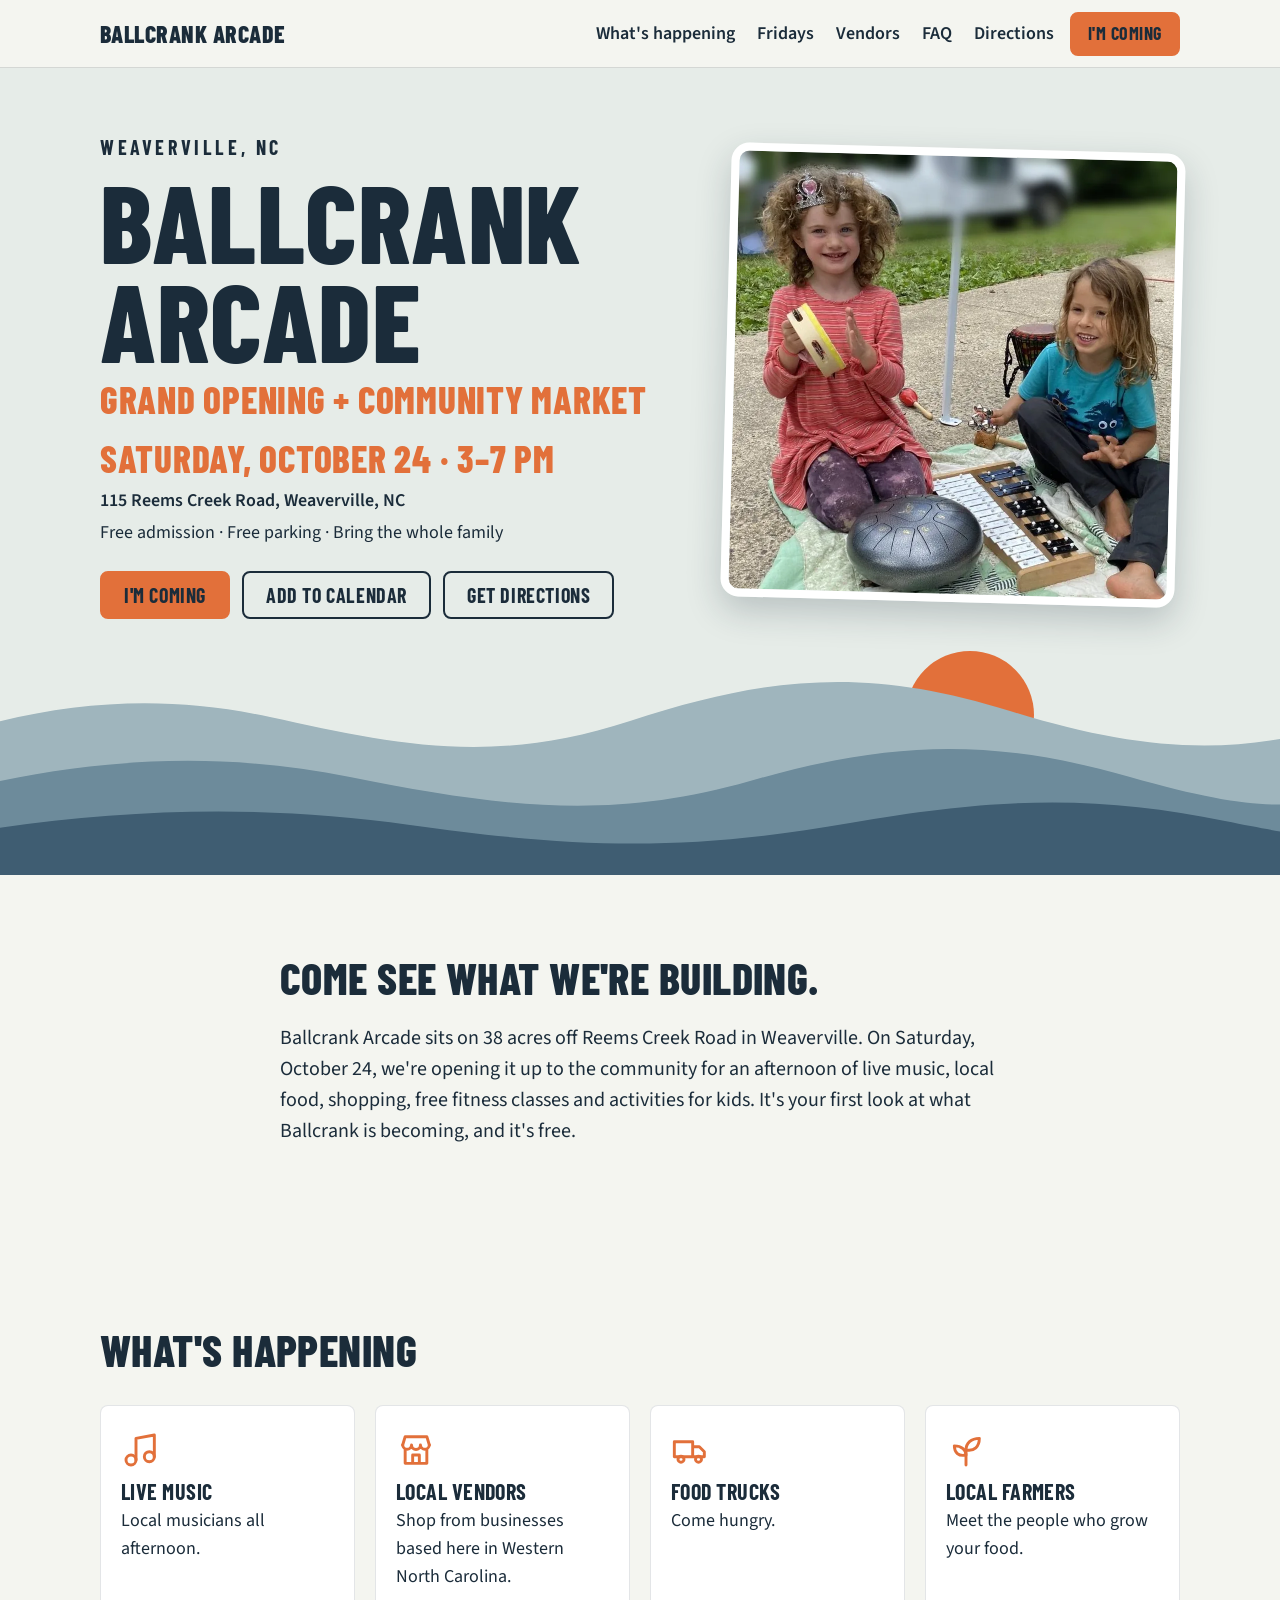
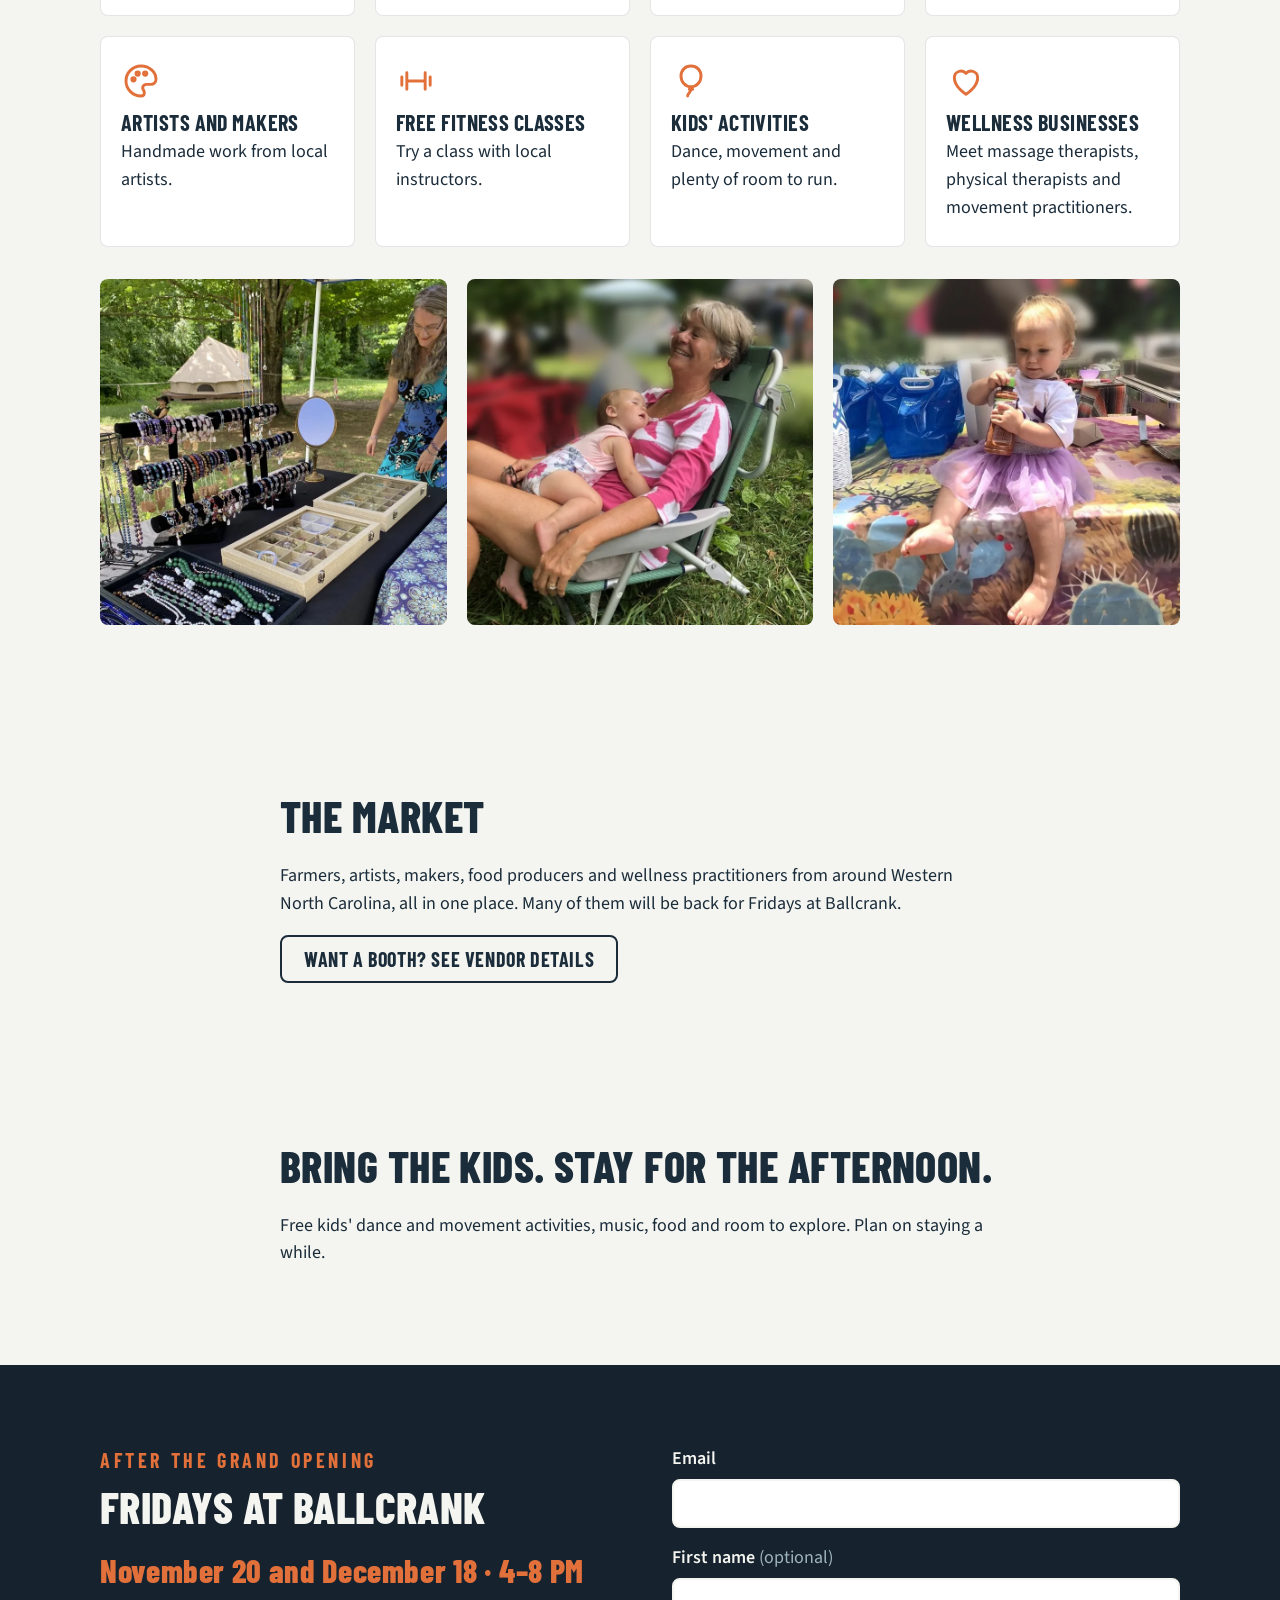
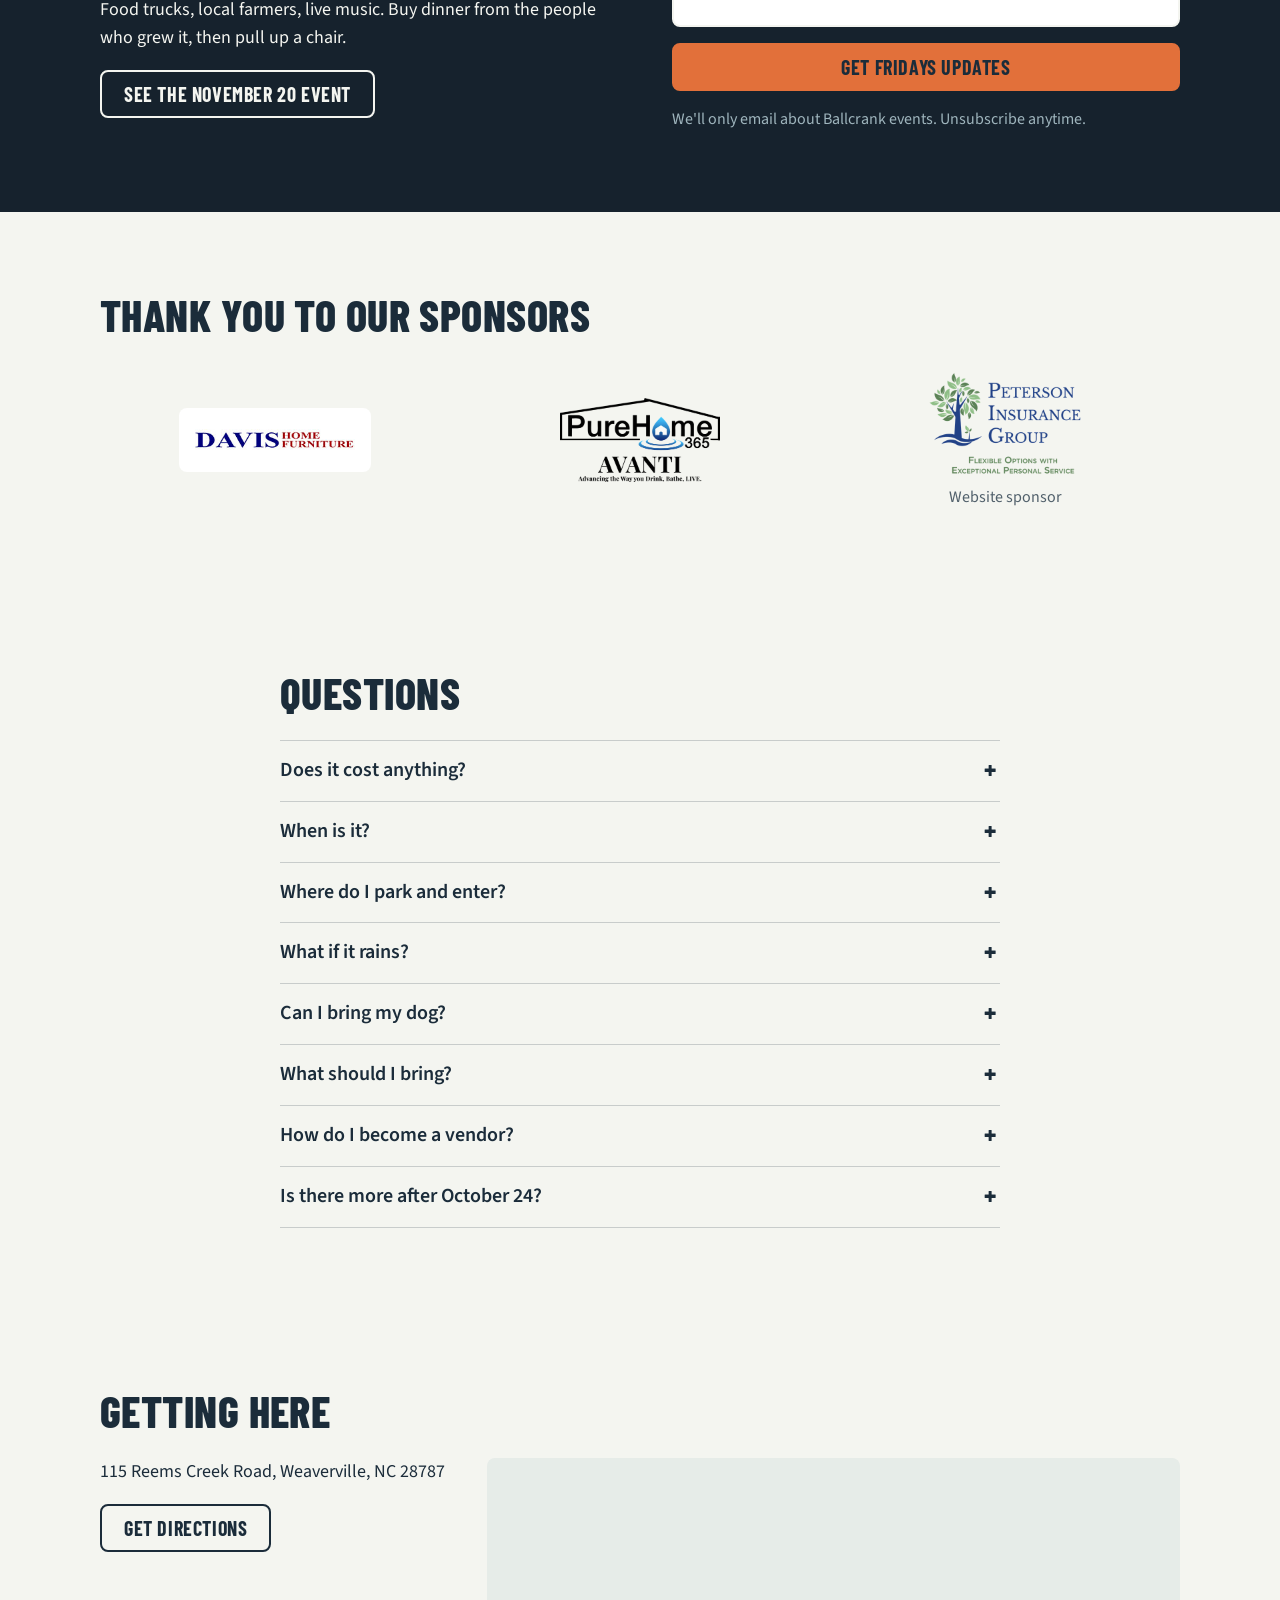
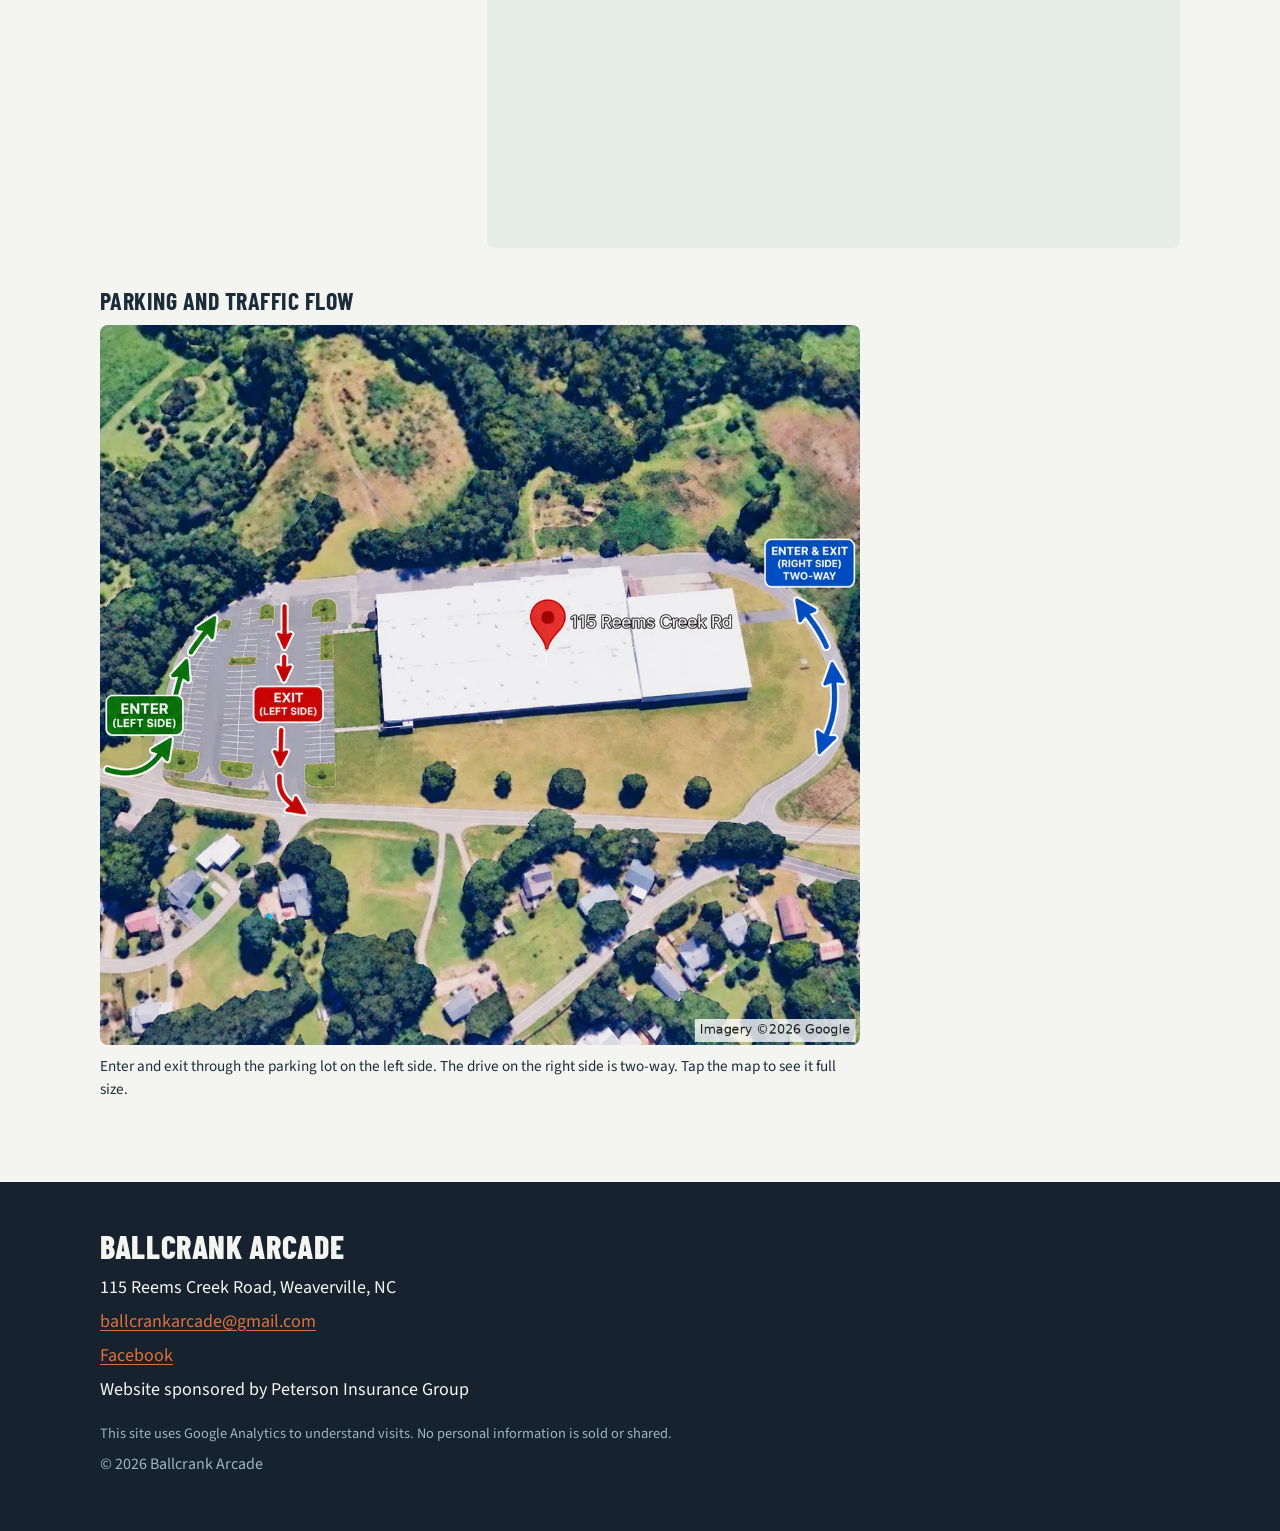
<file: index.html>
<!doctype html>
<html lang="en">
<head>
  <meta charset="utf-8">
  <meta name="viewport" content="width=device-width, initial-scale=1">
  <title>Ballcrank Grand Opening, Oct 24 | Weaverville, NC</title>
  <meta name="description" content="Free Grand Opening + Community Market at Ballcrank Arcade in Weaverville, NC. Saturday, Oct 24, 3–7 PM. Live music, local vendors, food trucks, kids' activities.">
  <link rel="canonical" href="https://ballcrankarcade.com/">
  <meta property="og:type" content="website">
  <meta property="og:site_name" content="Ballcrank Arcade">
  <meta property="og:title" content="Ballcrank Grand Opening, Oct 24 | Weaverville, NC">
  <meta property="og:url" content="https://ballcrankarcade.com/">
  <meta property="og:image" content="https://ballcrankarcade.com/assets/img/share-2026.jpg">
  <meta property="og:image:secure_url" content="https://ballcrankarcade.com/assets/img/share-2026.jpg">
  <meta property="og:image:type" content="image/jpeg">
  <meta property="og:image:alt" content="Ballcrank Arcade Grand Opening + Community Market, Saturday, October 24, 3–7 PM, Weaverville, NC">
  <meta property="og:image:width" content="1200">
  <meta property="og:image:height" content="630">
  <meta property="og:description" content="Free Grand Opening + Community Market at Ballcrank Arcade in Weaverville, NC. Saturday, Oct 24, 3–7 PM. Live music, local vendors, food trucks, kids' activities.">
  <meta name="twitter:description" content="Free Grand Opening + Community Market at Ballcrank Arcade in Weaverville, NC. Saturday, Oct 24, 3–7 PM. Live music, local vendors, food trucks, kids' activities.">
  <meta name="twitter:card" content="summary_large_image">
  <meta name="twitter:title" content="Ballcrank Grand Opening, Oct 24 | Weaverville, NC">
  <meta name="twitter:image" content="https://ballcrankarcade.com/assets/img/share-2026.jpg">
  <link rel="icon" type="image/png" sizes="32x32" href="/favicon-32.png">
  <link rel="apple-touch-icon" sizes="180x180" href="/apple-touch-icon.png">
  <link rel="preconnect" href="https://fonts.googleapis.com">
  <link rel="preconnect" href="https://fonts.gstatic.com" crossorigin>
  <link rel="stylesheet" href="https://fonts.googleapis.com/css2?family=Barlow+Condensed:wght@700;800&amp;family=Source+Sans+3:wght@400;600&amp;display=swap">
  <link rel="stylesheet" href="/assets/css/styles.css">
  <!-- GA4 [PENDING open item 12]: add the gtag snippet here once the property exists. Event hooks are already in main.js. -->
  <!-- Event structured data (Blueprint 4.1). If the Grand Opening time changes, update startDate/endDate in the same edit as the visible text.
       Geo coordinates are from the Google Maps pin for 115 Reems Creek Rd (pulled Sep 30, 2026). FAQPage markup is added only after FAQ answers are final. -->
  <script type="application/ld+json">
{
  "@context": "https://schema.org",
  "@graph": [
    {
      "@type": "Event",
      "name": "Ballcrank Arcade Grand Opening + Community Market",
      "startDate": "2026-10-24T15:00:00-04:00",
      "endDate": "2026-10-24T19:00:00-04:00",
      "eventStatus": "https://schema.org/EventScheduled",
      "eventAttendanceMode": "https://schema.org/OfflineEventAttendanceMode",
      "isAccessibleForFree": true,
      "location": {
        "@type": "Place",
        "name": "Ballcrank Arcade",
        "address": {
          "@type": "PostalAddress",
          "streetAddress": "115 Reems Creek Road",
          "addressLocality": "Weaverville",
          "addressRegion": "NC",
          "postalCode": "28787",
          "addressCountry": "US"
        },
        "geo": {
          "@type": "GeoCoordinates",
          "latitude": 35.6876319,
          "longitude": -82.5606814
        }
      },
      "image": [
        "https://ballcrankarcade.com/assets/img/share-2026.jpg"
      ],
      "organizer": {
        "@type": "Organization",
        "name": "Ballcrank Arcade",
        "url": "https://ballcrankarcade.com/"
      },
      "offers": {
        "@type": "Offer",
        "price": "0",
        "priceCurrency": "USD",
        "availability": "https://schema.org/InStock",
        "url": "https://ballcrankarcade.com/"
      }
    },
    {
      "@type": "Event",
      "name": "Fridays at Ballcrank",
      "startDate": "2026-11-20T16:00:00-05:00",
      "endDate": "2026-11-20T20:00:00-05:00",
      "eventStatus": "https://schema.org/EventScheduled",
      "eventAttendanceMode": "https://schema.org/OfflineEventAttendanceMode",
      "isAccessibleForFree": true,
      "location": {
        "@type": "Place",
        "name": "Ballcrank Arcade",
        "address": {
          "@type": "PostalAddress",
          "streetAddress": "115 Reems Creek Road",
          "addressLocality": "Weaverville",
          "addressRegion": "NC",
          "postalCode": "28787",
          "addressCountry": "US"
        },
        "geo": {
          "@type": "GeoCoordinates",
          "latitude": 35.6876319,
          "longitude": -82.5606814
        }
      },
      "image": [
        "https://ballcrankarcade.com/assets/img/share-2026.jpg"
      ],
      "organizer": {
        "@type": "Organization",
        "name": "Ballcrank Arcade",
        "url": "https://ballcrankarcade.com/"
      },
      "offers": {
        "@type": "Offer",
        "price": "0",
        "priceCurrency": "USD",
        "availability": "https://schema.org/InStock",
        "url": "https://ballcrankarcade.com/#fridays"
      }
    },
    {
      "@type": "Event",
      "name": "Fridays at Ballcrank",
      "startDate": "2026-12-18T16:00:00-05:00",
      "endDate": "2026-12-18T20:00:00-05:00",
      "eventStatus": "https://schema.org/EventScheduled",
      "eventAttendanceMode": "https://schema.org/OfflineEventAttendanceMode",
      "isAccessibleForFree": true,
      "location": {
        "@type": "Place",
        "name": "Ballcrank Arcade",
        "address": {
          "@type": "PostalAddress",
          "streetAddress": "115 Reems Creek Road",
          "addressLocality": "Weaverville",
          "addressRegion": "NC",
          "postalCode": "28787",
          "addressCountry": "US"
        },
        "geo": {
          "@type": "GeoCoordinates",
          "latitude": 35.6876319,
          "longitude": -82.5606814
        }
      },
      "image": [
        "https://ballcrankarcade.com/assets/img/share-2026.jpg"
      ],
      "organizer": {
        "@type": "Organization",
        "name": "Ballcrank Arcade",
        "url": "https://ballcrankarcade.com/"
      },
      "offers": {
        "@type": "Offer",
        "price": "0",
        "priceCurrency": "USD",
        "availability": "https://schema.org/InStock",
        "url": "https://ballcrankarcade.com/#fridays"
      }
    }
  ]
}
  </script>
  <script async src="https://www.googletagmanager.com/gtag/js?id=G-V2STSC6WFT"></script>
  <script src="/assets/js/ga.js"></script>
</head>
<body class="has-bottom-bar">
  <a class="skip-link" href="#main">Skip to content</a>
  <header class="site-header">
    <div class="wrap header-inner">
      <a class="wordmark" href="/">Ballcrank Arcade</a>
      <nav class="site-nav" id="site-nav" aria-label="Main">
        <ul>
          <li><a href="#happening">What's happening</a></li>
          <!-- PENDING schedule: remove the hidden attribute when the schedule is in (Blueprint 3.1) -->
          <li hidden><a href="#schedule">Schedule</a></li>
          <li><a href="#fridays">Fridays</a></li>
          <li><a href="/vendors/">Vendors</a></li>
          <li><a href="#faq">FAQ</a></li>
          <li><a href="#location">Directions</a></li>
        </ul>
      </nav>
      <a class="btn btn-primary header-cta" href="https://www.facebook.com/share/18R9hhrae3/" target="_blank" rel="noopener" data-track="rsvp_click">I'm coming</a>
      <button class="menu-btn" type="button" aria-expanded="false" aria-controls="site-nav">
        <svg viewBox="0 0 24 24" fill="none" stroke="currentColor" stroke-width="2.5" stroke-linecap="round" aria-hidden="true"><path d="M3 6h18M3 12h18M3 18h18"/></svg>
        Menu
      </button>
    </div>
  </header>
  <main id="main">

    <!-- Section A: Hero -->
    <section class="hero" aria-label="Grand Opening + Community Market">
      <div class="wrap hero-grid">
        <div class="hero-text">
        <p class="eyebrow">Weaverville, NC</p>
        <h1><span class="h1-wordmark">Ballcrank Arcade</span> <span class="h1-sub">Grand Opening + Community Market</span></h1>
        <!-- Time confirmed by Mari Sep 30. If it ever changes, change it everywhere in one edit: hero, FAQ, vendors table, meta description, JSON-LD, .ics, Google Calendar link. -->
        <p class="date-line">SATURDAY, OCTOBER 24 · 3–7 PM</p>
        <p class="address">115 Reems Creek Road, Weaverville, NC</p>
        <p class="free-line">Free admission · Free parking · Bring the whole family</p>
        <div class="btn-row">
          <a class="btn btn-primary" href="https://www.facebook.com/share/18R9hhrae3/" target="_blank" rel="noopener" data-track="rsvp_click">I'm coming</a>
          <details class="cal">
            <summary class="btn btn-secondary">Add to calendar</summary>
            <div class="cal-menu">
              <a href="/ballcrank-grand-opening.ics" download data-track="calendar_add">Apple or Outlook (.ics)</a>
              <a href="https://calendar.google.com/calendar/render?action=TEMPLATE&amp;text=Ballcrank+Arcade+Grand+Opening+%2B+Community+Market&amp;dates=20261024T190000Z%2F20261024T230000Z&amp;location=115+Reems+Creek+Road%2C+Weaverville%2C+NC+28787" target="_blank" rel="noopener" data-track="calendar_add">Google Calendar</a>
            </div>
          </details>
          <a class="btn btn-secondary" href="https://www.google.com/maps/dir/?api=1&amp;destination=115+Reems+Creek+Road%2C+Weaverville%2C+NC+28787" target="_blank" rel="noopener" data-track="directions_click">Get directions</a>
        </div>
        </div>
        <picture class="hero-photo">
          <source srcset="/assets/img/hero-music.webp" type="image/webp">
          <img src="/assets/img/hero-music.jpg" alt="Two smiling children sitting on a quilt playing a tambourine, xylophone and drums at an outdoor market" width="768" height="768" fetchpriority="high">
        </picture>
      </div>
      <svg class="mountains" viewBox="0 0 1440 280" preserveAspectRatio="xMidYMax slice" aria-hidden="true" focusable="false">
        <circle cx="1050" cy="120" r="64" fill="#E2703A"/>
        <path fill="#9FB5BD" d="M0 150 C120 108 230 96 350 122 S570 172 710 126 S950 72 1090 116 S1330 162 1440 122 L1440 280 L0 280 Z"/>
        <path fill="#6D8B9B" d="M0 206 C140 166 280 152 430 182 S690 226 830 186 S1070 142 1210 182 S1385 212 1440 192 L1440 280 L0 280 Z"/>
        <path fill="#3F5D72" d="M0 246 C160 216 320 206 490 230 S770 256 930 228 S1185 202 1305 226 S1412 242 1440 234 L1440 280 L0 280 Z"/>
      </svg>
    </section>

    <!-- Section B: Intro -->
    <section class="section intro">
      <div class="wrap narrow">
        <h2>Come see what we're building.</h2>
        <!-- HOLD (open item 3, Oct 5): if pickleball is confirmed, change "live music" to "pickleball, live music". -->
        <p>Ballcrank Arcade sits on 38 acres off Reems Creek Road in Weaverville. On Saturday, October 24, we're opening it up to the community for an afternoon of <span data-hold-swap="pickleball, live music">live music</span>, local food, shopping, free fitness classes and activities for kids. It's your first look at what Ballcrank is becoming, and it's free.</p>
      </div>
    </section>

    <!-- Section C: What's happening -->
    <section class="section" id="happening">
      <div class="wrap">
        <h2>What's happening</h2>
        <ul class="cards">
          <!-- HOLD (open item 3, Oct 5): remove "hidden" and data-hold to switch on; delete this <li> to remove. -->
          <li class="card" data-hold hidden><svg viewBox="0 0 24 24" fill="none" stroke="currentColor" stroke-width="1.75" stroke-linecap="round" stroke-linejoin="round" aria-hidden="true"><rect x="7" y="2.5" width="10" height="12" rx="4"/><path d="M12 14.5V21M10.5 21h3"/><circle cx="12" cy="8.5" r="0.6"/><circle cx="9.8" cy="6.5" r="0.6"/><circle cx="14.2" cy="6.5" r="0.6"/><circle cx="9.8" cy="10.5" r="0.6"/><circle cx="14.2" cy="10.5" r="0.6"/></svg><h3>Pickleball open play + clinics</h3><p>Get on the court, or learn the game from local players.</p></li>
          <li class="card"><svg viewBox="0 0 24 24" fill="none" stroke="currentColor" stroke-width="1.75" stroke-linecap="round" stroke-linejoin="round" aria-hidden="true"><path d="M9 18V5l11-2v13"/><circle cx="6" cy="18" r="3"/><circle cx="17" cy="16" r="3"/></svg><h3>Live music</h3><p>Local musicians all afternoon.</p></li>
          <li class="card"><svg viewBox="0 0 24 24" fill="none" stroke="currentColor" stroke-width="1.75" stroke-linecap="round" stroke-linejoin="round" aria-hidden="true"><path d="M4 9l1.5-5h13L20 9"/><path d="M4 9a2.67 2.67 0 0 0 5.33 0 2.67 2.67 0 0 0 5.34 0A2.67 2.67 0 0 0 20 9"/><path d="M5.5 12v8h13v-8M10 20v-5h4v5"/></svg><h3>Local vendors</h3><p>Shop from businesses based here in Western North Carolina.</p></li>
          <li class="card"><svg viewBox="0 0 24 24" fill="none" stroke="currentColor" stroke-width="1.75" stroke-linecap="round" stroke-linejoin="round" aria-hidden="true"><path d="M2 7h11v9H2zM13 10h4l3 3v3h-7"/><circle cx="6" cy="17.5" r="1.8"/><circle cx="16.5" cy="17.5" r="1.8"/></svg><h3>Food trucks</h3><p>Come hungry.</p></li>
          <li class="card"><svg viewBox="0 0 24 24" fill="none" stroke="currentColor" stroke-width="1.75" stroke-linecap="round" stroke-linejoin="round" aria-hidden="true"><path d="M12 21v-9"/><path d="M12 12c0-4 3-7 8-7 0 5-3 8-8 7z"/><path d="M12 15c0-3-2.5-5.5-7-5.5 0 4 2.5 6.5 7 5.5z"/></svg><h3>Local farmers</h3><p>Meet the people who grow your food.</p></li>
          <li class="card"><svg viewBox="0 0 24 24" fill="none" stroke="currentColor" stroke-width="1.75" stroke-linecap="round" stroke-linejoin="round" aria-hidden="true"><path d="M12 3a9 9 0 1 0 0 18c1.5 0 2-1 2-2 0-1.5-1-1.5-1-3 0-1 1-2 2.5-2H18a3 3 0 0 0 3-3c0-4.5-4-8-9-8z"/><circle cx="7.5" cy="11" r="1"/><circle cx="10" cy="7.5" r="1"/><circle cx="14.5" cy="7.5" r="1"/></svg><h3>Artists and makers</h3><p>Handmade work from local artists.</p></li>
          <li class="card"><svg viewBox="0 0 24 24" fill="none" stroke="currentColor" stroke-width="1.75" stroke-linecap="round" stroke-linejoin="round" aria-hidden="true"><path d="M6.5 7v10M3.5 9.5v5M17.5 7v10M20.5 9.5v5M6.5 12h11"/></svg><h3>Free fitness classes</h3><p>Try a class with local instructors.</p></li>
          <li class="card"><svg viewBox="0 0 24 24" fill="none" stroke="currentColor" stroke-width="1.75" stroke-linecap="round" stroke-linejoin="round" aria-hidden="true"><path d="M12 3c3.5 0 6 2.6 6 6s-2.5 6.5-6 6.5S6 12.4 6 9s2.5-6 6-6z"/><path d="M12 15.5l-1 1.5h2l-1-1.5zM12 17c0 2-2 2-2 4"/></svg><h3>Kids' activities</h3><p>Dance, movement and plenty of room to run.</p></li>
          <li class="card"><svg viewBox="0 0 24 24" fill="none" stroke="currentColor" stroke-width="1.75" stroke-linecap="round" stroke-linejoin="round" aria-hidden="true"><path d="M12 20s-7-4.3-7-10a4 4 0 0 1 7-2.6A4 4 0 0 1 19 10c0 5.700-7 10-7 10z"/></svg><h3>Wellness businesses</h3><p>Meet massage therapists, physical therapists and movement practitioners.</p></li>
          <!-- HOLD (open item 3, Oct 5): remove "hidden" and data-hold to switch on; delete this <li> to remove. -->
          <li class="card" data-hold hidden><svg viewBox="0 0 24 24" fill="none" stroke="currentColor" stroke-width="1.75" stroke-linecap="round" stroke-linejoin="round" aria-hidden="true"><path d="M3 6l6-2 6 2 6-2v14l-6 2-6-2-6 2z"/><path d="M9 4v14M15 6v14"/></svg><h3>Property tours</h3><p>See the 38 acres and hear what's planned.</p></li>
        </ul>

        <!-- Photo strip: three real photos from Ashley's approved set (Oct 2), cropped 1:1. -->
        <div class="photo-strip">
          <picture><source srcset="/assets/img/strip-market.webp" type="image/webp"><img class="photo" src="/assets/img/strip-market.jpg" alt="A vendor arranging handmade bracelets and necklaces on her table at an outdoor market" width="768" height="768" loading="lazy"></picture>
          <picture><source srcset="/assets/img/strip-grandma.webp" type="image/webp"><img class="photo" src="/assets/img/strip-grandma.jpg" alt="A smiling grandmother relaxing in a lawn chair at an outdoor market with her grandbaby asleep on her chest" width="768" height="768" loading="lazy"></picture>
          <picture><source srcset="/assets/img/strip-family.webp" type="image/webp"><img class="photo" src="/assets/img/strip-family.jpg" alt="A toddler in a purple tutu sitting on a vendor's table at an outdoor market" width="768" height="768" loading="lazy"></picture>
        </div>
      </div>
    </section>

    <!-- Section D: Schedule. PENDING (open item 4, due Fri Oct 2). If no schedule by launch, delete this
         section and leave the nav link hidden. When it arrives: fill the <dl>, remove the placeholder,
         and unhide the Schedule nav link on every page. -->
    <section class="section" id="schedule" data-pending hidden>
      <div class="wrap narrow">
        <h2>Schedule for the day</h2>
        <p class="pending pending-block">[PENDING: organizer sends Friday afternoon.]</p>
        <!-- <dl class="schedule-list"><dt>3:00 PM</dt><dd>Activity</dd></dl> -->
      </div>
    </section>

    <!-- Section E: The market -->
    <section class="section">
      <div class="wrap narrow">
        <h2>The market</h2>
        <p>Farmers, artists, makers, food producers and wellness practitioners from around Western North Carolina, all in one place. Many of them will be back for Fridays at Ballcrank.</p>
        <a class="btn btn-secondary" href="/vendors/">Want a booth? See vendor details</a>
      </div>
    </section>

    <!-- Section F: Families -->
    <section class="section">
      <div class="wrap narrow">
        <h2>Bring the kids. Stay for the afternoon.</h2>
        <p>Free kids' dance and movement activities, music, food and room to explore. Plan on staying a while.</p>
      </div>
    </section>

    <!-- Section G: Fridays at Ballcrank -->
    <section class="section dark" id="fridays">
      <div class="wrap fridays-grid">
        <div>
          <p class="eyebrow">After the Grand Opening</p>
          <h2>Fridays at Ballcrank</h2>
          <p class="date-line">November 20 and December 18 · 4–8 PM</p>
          <p>Food trucks, local farmers, live music. Buy dinner from the people who grew it, then pull up a chair.</p>
          <a class="btn btn-secondary" href="https://www.facebook.com/share/1DW5wgNVCo/" target="_blank" rel="noopener">See the November 20 event</a>
        </div>
        <form class="form" name="fridays-updates" method="POST" action="/thanks/" data-netlify="true" netlify-honeypot="bot-field">
          <input type="hidden" name="form-name" value="fridays-updates">
          <p class="hp" aria-hidden="true"><label>Leave this field empty <input name="bot-field" tabindex="-1" autocomplete="off"></label></p>
          <div class="field">
            <label for="email">Email</label>
            <input id="email" name="email" type="email" autocomplete="email" required aria-describedby="email-error">
            <p class="field-error" id="email-error" role="alert" hidden>Enter a valid email address.</p>
          </div>
          <div class="field">
            <label for="first-name">First name <span class="hint">(optional)</span></label>
            <input id="first-name" name="first-name" type="text" autocomplete="given-name">
          </div>
          <button class="btn btn-primary" type="submit">Get Fridays updates</button>
          <p class="form-note">We'll only email about Ballcrank events. Unsubscribe anytime.</p>
        </form>
      </div>
    </section>

    <!-- Section H: Sponsors -->
    <section class="section">
      <div class="wrap">
        <h2>Thank you to our sponsors</h2>
        <ul class="sponsors">
          <!-- PENDING (open item 8): high-res logos for Davis and Pure Home 365. -->
          <li><a class="sponsor-card" href="https://www.davishomefurniture.com/" target="_blank" rel="noopener"><img src="/assets/img/sponsors/davis-home-furniture-logo.jpg" alt="Davis Home Furniture" width="245" height="50" loading="lazy"></a></li>
          <li><a href="https://purehome365.com/locations/asheville" target="_blank" rel="noopener"><img src="/assets/img/sponsors/purehome365-logo.png" alt="Pure Home 365 Avanti" width="480" height="251" loading="lazy"></a></li>
          <li>
            <a href="https://www.petersoninsurance.group/" target="_blank" rel="noopener"><img src="/assets/img/sponsors/peterson-insurance-group-logo.png" alt="Peterson Insurance Group" width="480" height="320" loading="lazy"></a>
            <span class="sponsor-note">Website sponsor</span>
          </li>
        </ul>
      </div>
    </section>

    <!-- Section I: FAQ. FAQPage markup is added only after answers are final (Blueprint 4.1). -->
    <section class="section" id="faq">
      <div class="wrap narrow">
        <h2>Questions</h2>
        <div class="faq">
          <details><summary><h3>Does it cost anything?</h3></summary><div class="answer"><p>No. Admission and parking are free.</p></div></details>
          <details><summary><h3>When is it?</h3></summary><div class="answer"><p>Saturday, October 24, 3–7 PM.</p></div></details>
          <!-- PENDING (open item 5): delete this item if still unanswered at launch. -->
          <details><summary><h3>Where do I park and enter?</h3></summary><div class="answer"><p>Use the parking lot on the left side of the building. See the <a href="#location">parking map under Getting here</a>.</p></div></details>
          <details><summary><h3>What if it rains?</h3></summary><div class="answer"><p>We're on, rain or shine.</p></div></details>
          <details><summary><h3>Can I bring my dog?</h3></summary><div class="answer"><p>Yes. Dogs are welcome on a leash, outside only.</p></div></details>
          <!-- PENDING (open item 5): delete this item if still unanswered at launch. -->
          <details data-pending hidden><summary><h3>Is it accessible?</h3></summary><div class="answer"><p><span class="pending">[PENDING]</span></p></div></details>
          <details><summary><h3>What should I bring?</h3></summary><div class="answer"><p>Bring a refillable water bottle for the Pure Home hydration station, a chair, and a payment method for food and shopping.</p></div></details>
          <details><summary><h3>How do I become a vendor?</h3></summary><div class="answer"><p>Booth details and the application are on the <a href="/vendors/">vendors page</a>.</p></div></details>
          <details><summary><h3>Is there more after October 24?</h3></summary><div class="answer"><p>Yes. Fridays at Ballcrank is November 20 and December 18, 4–8 PM.</p></div></details>
        </div>
      </div>
    </section>

    <!-- Section J: Location -->
    <section class="section" id="location">
      <div class="wrap">
        <h2>Getting here</h2>
        <div class="location-grid">
          <div>
            <p>115 Reems Creek Road, Weaverville, NC 28787</p>
            <!-- PENDING (open item 5): parking note. Delete if unanswered at launch. -->
            <p data-pending hidden><span class="pending">[PENDING: parking note]</span></p>
            <a class="btn btn-secondary" href="https://www.google.com/maps/dir/?api=1&amp;destination=115+Reems+Creek+Road%2C+Weaverville%2C+NC+28787" target="_blank" rel="noopener" data-track="directions_click">Get directions</a>
          </div>
          <iframe class="map" title="Map of 115 Reems Creek Road, Weaverville, NC" loading="lazy" referrerpolicy="no-referrer-when-downgrade" src="https://www.google.com/maps?q=115+Reems+Creek+Road%2C+Weaverville%2C+NC+28787&amp;output=embed"></iframe>
        </div>
        <figure class="parking-map">
          <h3>Parking and traffic flow</h3>
          <a href="/assets/img/parking-map.jpg" target="_blank" rel="noopener"><picture><source srcset="/assets/img/parking-map.webp" type="image/webp"><img src="/assets/img/parking-map.jpg" alt="Aerial map of 115 Reems Creek Road showing the entrance and exit for the parking lot on the left side of the building, and a two-way drive on the right side" width="1200" height="1136" loading="lazy"></picture></a>
          <figcaption>Enter and exit through the parking lot on the left side. The drive on the right side is two-way. Tap the map to see it full size.</figcaption>
        </figure>
      </div>
    </section>

  </main>

  <!-- Mobile bottom bar: homepage, phones only -->
  <div class="bottom-bar">
    <a class="btn btn-primary" href="https://www.facebook.com/share/18R9hhrae3/" target="_blank" rel="noopener" data-track="rsvp_click">I'm coming</a>
    <a class="btn btn-secondary" href="https://www.google.com/maps/dir/?api=1&amp;destination=115+Reems+Creek+Road%2C+Weaverville%2C+NC+28787" target="_blank" rel="noopener" data-track="directions_click">Directions</a>
  </div>

  <footer class="site-footer dark">
    <div class="wrap">
      <a class="wordmark" href="/">Ballcrank Arcade</a>
      <p>115 Reems Creek Road, Weaverville, NC</p>
      <p><a href="mailto:ballcrankarcade@gmail.com">ballcrankarcade@gmail.com</a></p>
      <p><a href="https://www.facebook.com/profile.php?id=61594542370268" target="_blank" rel="noopener">Facebook</a></p>
      <p>Website sponsored by Peterson Insurance Group</p>
      <p class="fine privacy">This site uses Google Analytics to understand visits. No personal information is sold or shared.</p>
      <p class="fine">&copy; <span id="year">2026</span> Ballcrank Arcade</p>
    </div>
  </footer>
  <script src="/assets/js/main.js" defer></script>
</body>
</html>
</file>
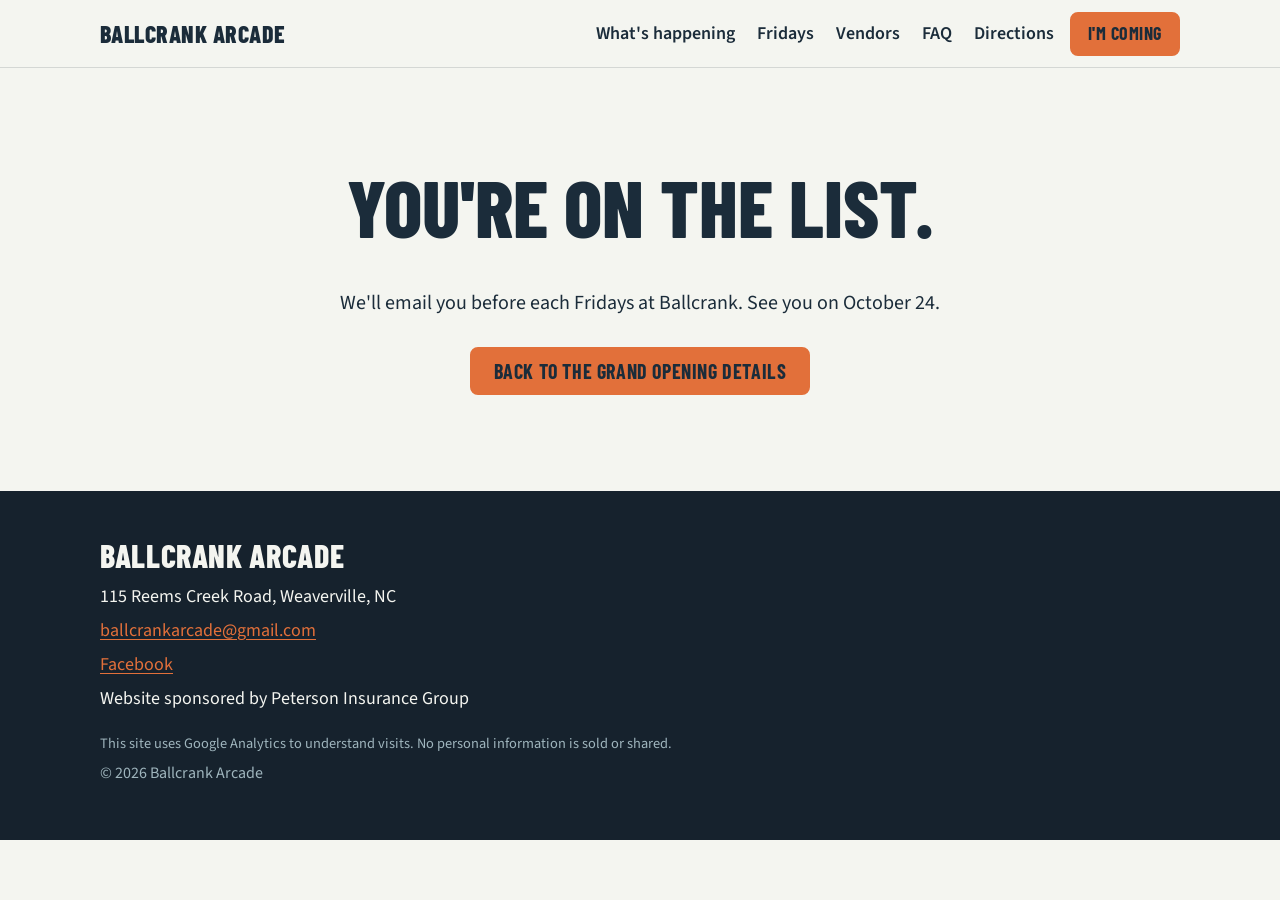
<file: thanks/index.html>
<!doctype html>
<html lang="en">
<head>
  <meta charset="utf-8">
  <meta name="viewport" content="width=device-width, initial-scale=1">
  <title>Thanks for signing up | Ballcrank Arcade</title>
  <!-- NOINDEX kept after cutover: utility page, not a search landing page. -->
  <meta name="robots" content="noindex, nofollow">
  <link rel="canonical" href="https://ballcrankarcade.com/thanks/">
  <meta property="og:type" content="website">
  <meta property="og:site_name" content="Ballcrank Arcade">
  <meta property="og:title" content="Thanks for signing up | Ballcrank Arcade">
  <meta property="og:url" content="https://ballcrankarcade.com/thanks/">
  <meta property="og:image" content="https://ballcrankarcade.com/assets/img/share-2026.jpg">
  <meta property="og:image:secure_url" content="https://ballcrankarcade.com/assets/img/share-2026.jpg">
  <meta property="og:image:type" content="image/jpeg">
  <meta property="og:image:alt" content="Ballcrank Arcade Grand Opening + Community Market, Saturday, October 24, 3–7 PM, Weaverville, NC">
  <meta property="og:image:width" content="1200">
  <meta property="og:image:height" content="630">
  <meta name="twitter:card" content="summary_large_image">
  <meta name="twitter:title" content="Thanks for signing up | Ballcrank Arcade">
  <meta name="twitter:image" content="https://ballcrankarcade.com/assets/img/share-2026.jpg">
  <link rel="icon" type="image/png" sizes="32x32" href="/favicon-32.png">
  <link rel="apple-touch-icon" sizes="180x180" href="/apple-touch-icon.png">
  <link rel="preconnect" href="https://fonts.googleapis.com">
  <link rel="preconnect" href="https://fonts.gstatic.com" crossorigin>
  <link rel="stylesheet" href="https://fonts.googleapis.com/css2?family=Barlow+Condensed:wght@700;800&amp;family=Source+Sans+3:wght@400;600&amp;display=swap">
  <link rel="stylesheet" href="/assets/css/styles.css">
  <!-- GA4 [PENDING open item 12]: add the gtag snippet here once the property exists. Event hooks are already in main.js. -->
  <script async src="https://www.googletagmanager.com/gtag/js?id=G-V2STSC6WFT"></script>
  <script src="/assets/js/ga.js"></script>
</head>
<body>
  <a class="skip-link" href="#main">Skip to content</a>
  <header class="site-header">
    <div class="wrap header-inner">
      <a class="wordmark" href="/">Ballcrank Arcade</a>
      <nav class="site-nav" id="site-nav" aria-label="Main">
        <ul>
          <li><a href="/#happening">What's happening</a></li>
          <!-- PENDING schedule: remove the hidden attribute when the schedule is in (Blueprint 3.1) -->
          <li hidden><a href="/#schedule">Schedule</a></li>
          <li><a href="/#fridays">Fridays</a></li>
          <li><a href="/vendors/">Vendors</a></li>
          <li><a href="/#faq">FAQ</a></li>
          <li><a href="/#location">Directions</a></li>
        </ul>
      </nav>
      <a class="btn btn-primary header-cta" href="https://www.facebook.com/share/18R9hhrae3/" target="_blank" rel="noopener" data-track="rsvp_click">I'm coming</a>
      <button class="menu-btn" type="button" aria-expanded="false" aria-controls="site-nav">
        <svg viewBox="0 0 24 24" fill="none" stroke="currentColor" stroke-width="2.5" stroke-linecap="round" aria-hidden="true"><path d="M3 6h18M3 12h18M3 18h18"/></svg>
        Menu
      </button>
    </div>
  </header>
  <main id="main">
    <section class="simple-page">
      <div class="wrap narrow">
        <h1>You're on the list.</h1>
        <p>We'll email you before each Fridays at Ballcrank. See you on October 24.</p>
        <a class="btn btn-primary" href="/">Back to the Grand Opening details</a>
      </div>
    </section>
  </main>

  <footer class="site-footer dark">
    <div class="wrap">
      <a class="wordmark" href="/">Ballcrank Arcade</a>
      <p>115 Reems Creek Road, Weaverville, NC</p>
      <p><a href="mailto:ballcrankarcade@gmail.com">ballcrankarcade@gmail.com</a></p>
      <p><a href="https://www.facebook.com/profile.php?id=61594542370268" target="_blank" rel="noopener">Facebook</a></p>
      <p>Website sponsored by Peterson Insurance Group</p>
      <p class="fine privacy">This site uses Google Analytics to understand visits. No personal information is sold or shared.</p>
      <p class="fine">&copy; <span id="year">2026</span> Ballcrank Arcade</p>
    </div>
  </footer>
  <script src="/assets/js/main.js" defer></script>
</body>
</html>
</file>
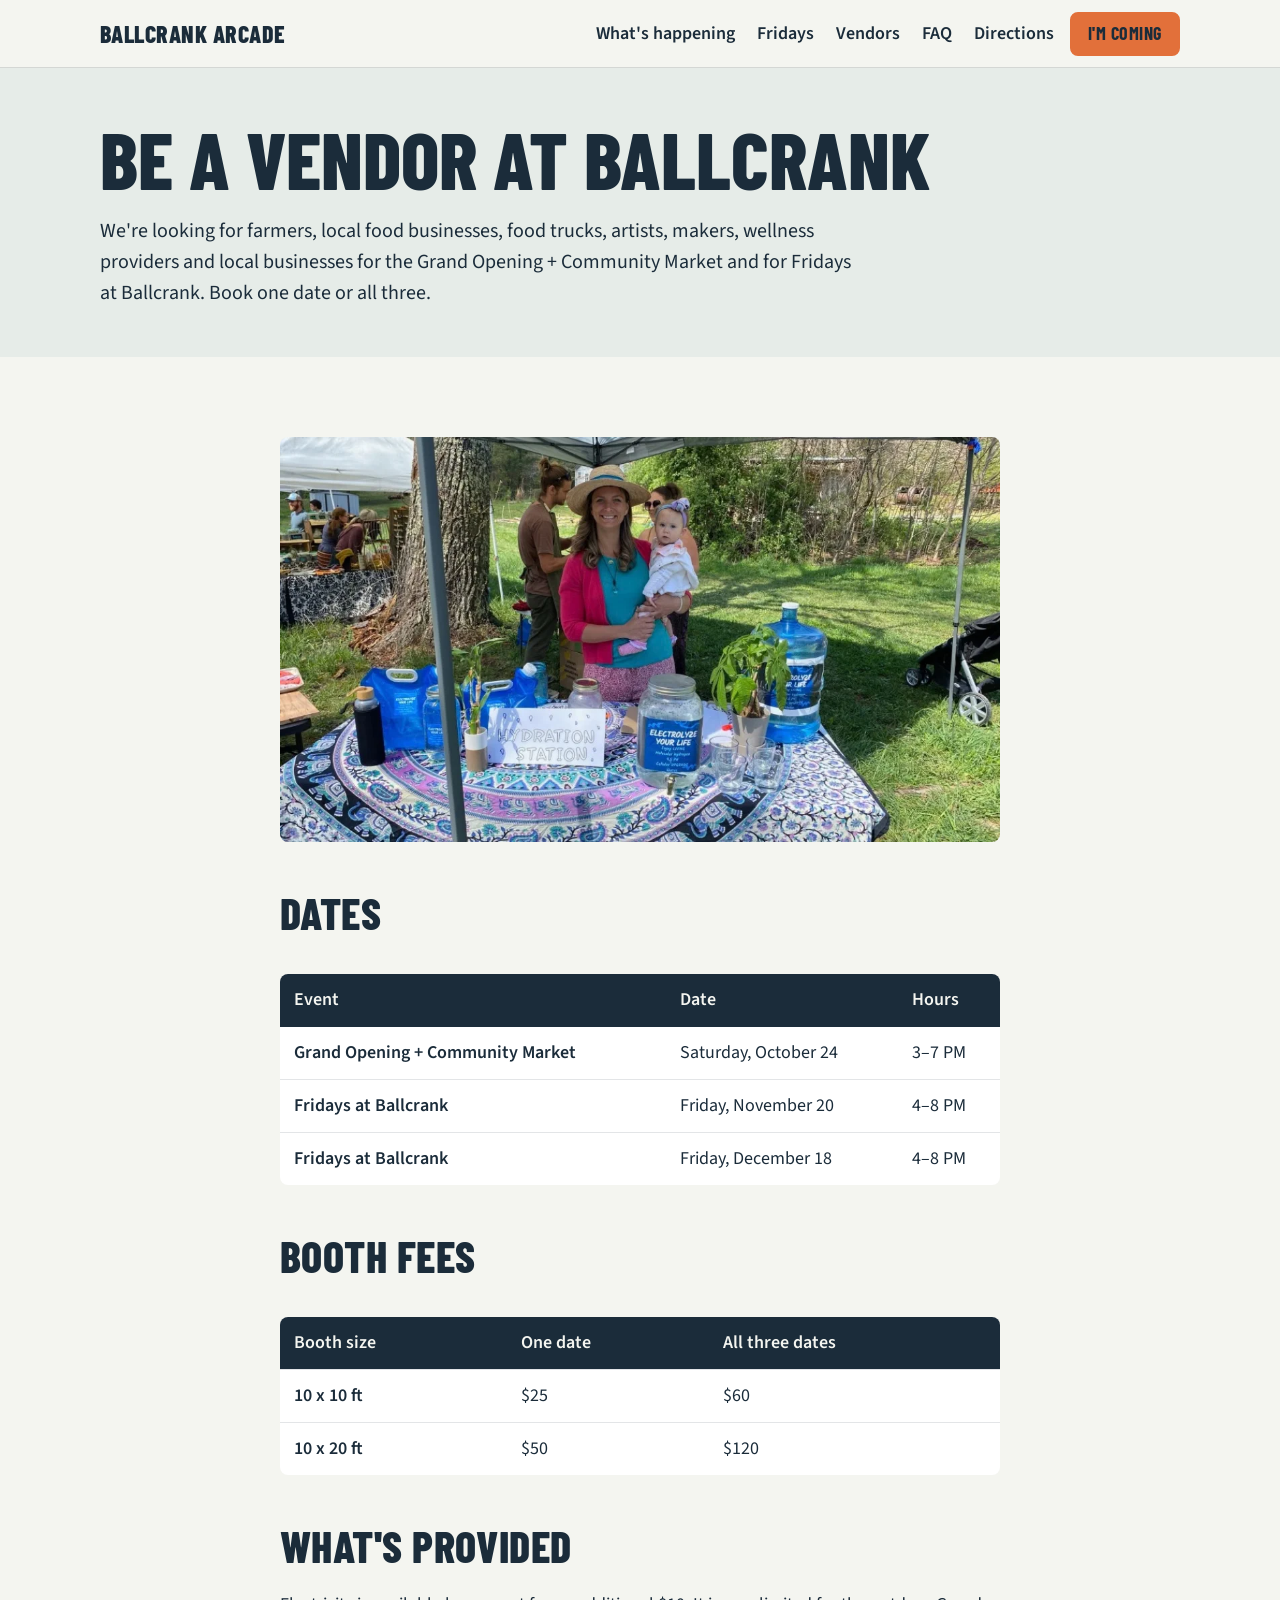
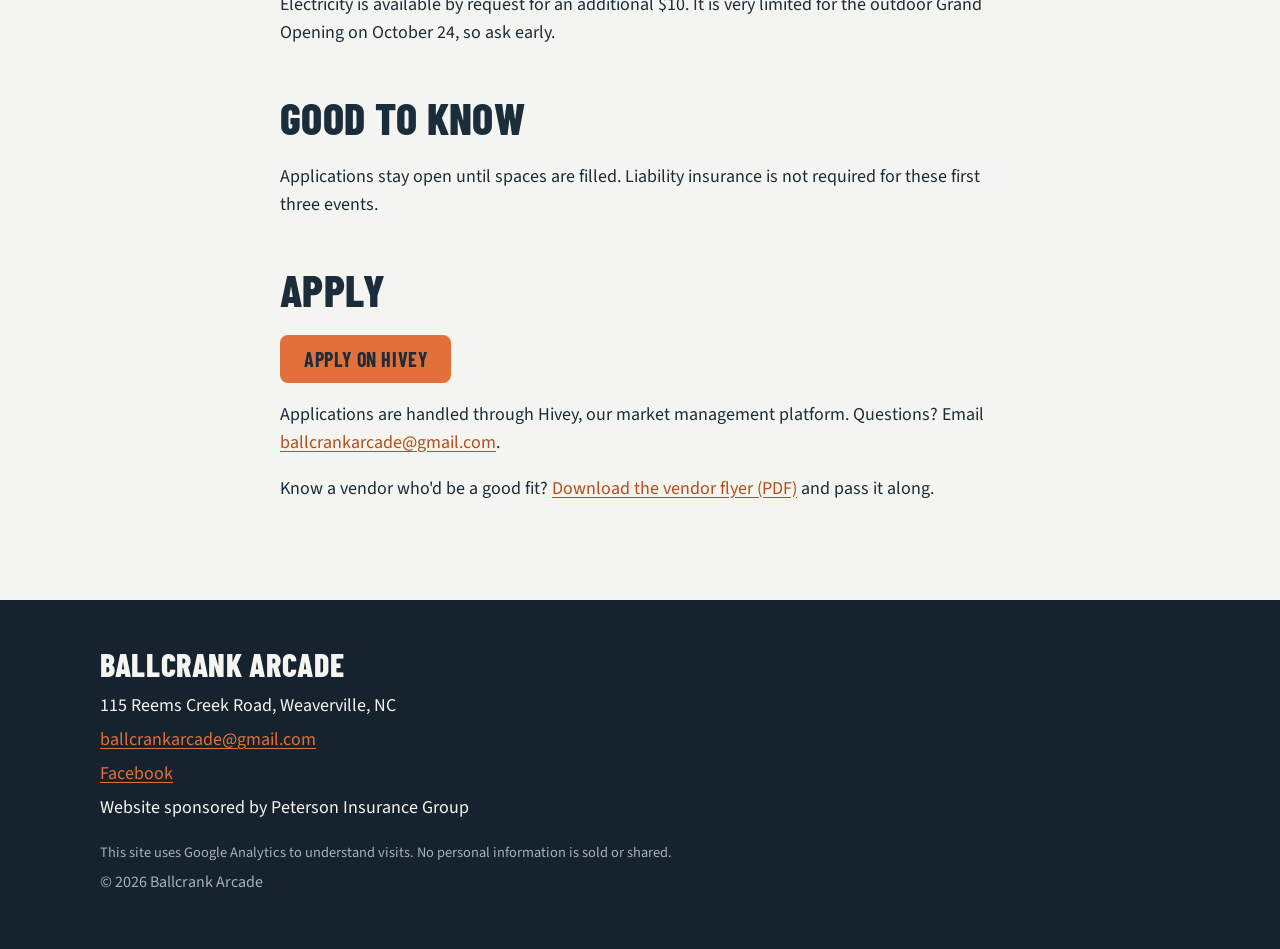
<file: vendors/index.html>
<!doctype html>
<html lang="en">
<head>
  <meta charset="utf-8">
  <meta name="viewport" content="width=device-width, initial-scale=1">
  <title>Vendor Booths at Ballcrank Arcade | Weaverville, NC</title>
  <meta name="description" content="Apply for a vendor booth at Ballcrank Arcade in Weaverville, NC. Grand Opening Oct 24 plus Fridays Nov 20 and Dec 18. Booths from $25, electrical provided.">
  <link rel="canonical" href="https://ballcrankarcade.com/vendors/">
  <meta property="og:type" content="website">
  <meta property="og:site_name" content="Ballcrank Arcade">
  <meta property="og:title" content="Vendor Booths at Ballcrank Arcade | Weaverville, NC">
  <meta property="og:url" content="https://ballcrankarcade.com/vendors/">
  <meta property="og:image" content="https://ballcrankarcade.com/assets/img/share-2026.jpg">
  <meta property="og:image:secure_url" content="https://ballcrankarcade.com/assets/img/share-2026.jpg">
  <meta property="og:image:type" content="image/jpeg">
  <meta property="og:image:alt" content="Ballcrank Arcade Grand Opening + Community Market, Saturday, October 24, 3–7 PM, Weaverville, NC">
  <meta property="og:image:width" content="1200">
  <meta property="og:image:height" content="630">
  <meta property="og:description" content="Apply for a vendor booth at Ballcrank Arcade in Weaverville, NC. Grand Opening Oct 24 plus Fridays Nov 20 and Dec 18. Booths from $25, electrical provided.">
  <meta name="twitter:description" content="Apply for a vendor booth at Ballcrank Arcade in Weaverville, NC. Grand Opening Oct 24 plus Fridays Nov 20 and Dec 18. Booths from $25, electrical provided.">
  <meta name="twitter:card" content="summary_large_image">
  <meta name="twitter:title" content="Vendor Booths at Ballcrank Arcade | Weaverville, NC">
  <meta name="twitter:image" content="https://ballcrankarcade.com/assets/img/share-2026.jpg">
  <link rel="icon" type="image/png" sizes="32x32" href="/favicon-32.png">
  <link rel="apple-touch-icon" sizes="180x180" href="/apple-touch-icon.png">
  <link rel="preconnect" href="https://fonts.googleapis.com">
  <link rel="preconnect" href="https://fonts.gstatic.com" crossorigin>
  <link rel="stylesheet" href="https://fonts.googleapis.com/css2?family=Barlow+Condensed:wght@700;800&amp;family=Source+Sans+3:wght@400;600&amp;display=swap">
  <link rel="stylesheet" href="/assets/css/styles.css">
  <!-- GA4 [PENDING open item 12]: add the gtag snippet here once the property exists. Event hooks are already in main.js. -->
  <script async src="https://www.googletagmanager.com/gtag/js?id=G-V2STSC6WFT"></script>
  <script src="/assets/js/ga.js"></script>
</head>
<body>
  <a class="skip-link" href="#main">Skip to content</a>
  <header class="site-header">
    <div class="wrap header-inner">
      <a class="wordmark" href="/">Ballcrank Arcade</a>
      <nav class="site-nav" id="site-nav" aria-label="Main">
        <ul>
          <li><a href="/#happening">What's happening</a></li>
          <!-- PENDING schedule: remove the hidden attribute when the schedule is in (Blueprint 3.1) -->
          <li hidden><a href="/#schedule">Schedule</a></li>
          <li><a href="/#fridays">Fridays</a></li>
          <li><a href="/vendors/">Vendors</a></li>
          <li><a href="/#faq">FAQ</a></li>
          <li><a href="/#location">Directions</a></li>
        </ul>
      </nav>
      <a class="btn btn-primary header-cta" href="https://www.facebook.com/share/18R9hhrae3/" target="_blank" rel="noopener" data-track="rsvp_click">I'm coming</a>
      <button class="menu-btn" type="button" aria-expanded="false" aria-controls="site-nav">
        <svg viewBox="0 0 24 24" fill="none" stroke="currentColor" stroke-width="2.5" stroke-linecap="round" aria-hidden="true"><path d="M3 6h18M3 12h18M3 18h18"/></svg>
        Menu
      </button>
    </div>
  </header>
  <main id="main">
    <section class="page-head">
      <div class="wrap">
        <h1>Be a vendor at Ballcrank</h1>
        <p>We're looking for farmers, local food businesses, food trucks, artists, makers, wellness providers and local businesses for the Grand Opening + Community Market and for Fridays at Ballcrank. Book one date or all three.</p>
      </div>
    </section>

    <section class="section">
      <div class="wrap narrow stack">

        <!-- Vendor photo supplied by Mari Oct 1 (real photo, cleared for use). Source is 1073x604, below the 1920x1080 target. -->
        <picture>
          <source srcset="/assets/img/vendor-booth.webp" type="image/webp">
          <img class="photo photo-16x9" src="/assets/img/vendor-booth.jpg" alt="A vendor holding a baby behind her booth table under a canopy tent at an outdoor market" width="1073" height="604">
        </picture>

        <div>
          <h2>Dates</h2>
          <div class="table-wrap">
            <table>
              <thead><tr><th scope="col">Event</th><th scope="col">Date</th><th scope="col">Hours</th></tr></thead>
              <tbody>
                <tr><th scope="row">Grand Opening + Community Market</th><td>Saturday, October 24</td><td>3–7 PM</td></tr>
                <tr><th scope="row">Fridays at Ballcrank</th><td>Friday, November 20</td><td>4–8 PM</td></tr>
                <tr><th scope="row">Fridays at Ballcrank</th><td>Friday, December 18</td><td>4–8 PM</td></tr>
              </tbody>
            </table>
          </div>
        </div>

        <div>
          <h2>Booth fees</h2>
          <div class="table-wrap">
            <table>
              <thead><tr><th scope="col">Booth size</th><th scope="col">One date</th><th scope="col">All three dates</th></tr></thead>
              <tbody>
                <tr><th scope="row">10 x 10 ft</th><td>$25</td><td>$60</td></tr>
                <tr><th scope="row">10 x 20 ft</th><td>$50</td><td>$120</td></tr>
              </tbody>
            </table>
          </div>
        </div>

        <div>
          <h2>What's provided</h2>
          <!-- Confirmed by Ashley Oct 1. -->
          <p>Electricity is available by request for an additional $10. It is very limited for the outdoor Grand Opening on October 24, so ask early.</p>
        </div>

        <!-- Confirmed by Ashley Oct 1. -->
        <div>
          <h2>Good to know</h2>
          <p>Applications stay open until spaces are filled. Liability insurance is not required for these first three events.</p>
        </div>

        <div>
          <h2>Apply</h2>
          <p><a class="btn btn-primary" href="https://markets.hivey.io/seriesapply?seriesid=c713f45ae30a6ccd9b1b5f1e" target="_blank" rel="noopener" data-track="vendor_apply_click">Apply on Hivey</a></p>
          <p>Applications are handled through Hivey, our market management platform. Questions? Email <a href="mailto:ballcrankarcade@gmail.com">ballcrankarcade@gmail.com</a>.</p>
          <p>Know a vendor who'd be a good fit? <a href="/downloads/ballcrank-vendor-flyer.pdf" download data-track="vendor_flyer_download">Download the vendor flyer (PDF)</a> and pass it along.</p>
        </div>

      </div>
    </section>
  </main>

  <footer class="site-footer dark">
    <div class="wrap">
      <a class="wordmark" href="/">Ballcrank Arcade</a>
      <p>115 Reems Creek Road, Weaverville, NC</p>
      <p><a href="mailto:ballcrankarcade@gmail.com">ballcrankarcade@gmail.com</a></p>
      <p><a href="https://www.facebook.com/profile.php?id=61594542370268" target="_blank" rel="noopener">Facebook</a></p>
      <p>Website sponsored by Peterson Insurance Group</p>
      <p class="fine privacy">This site uses Google Analytics to understand visits. No personal information is sold or shared.</p>
      <p class="fine">&copy; <span id="year">2026</span> Ballcrank Arcade</p>
    </div>
  </footer>
  <script src="/assets/js/main.js" defer></script>
</body>
</html>
</file>
<file: assets/css/styles.css>
/* Ballcrank Arcade — shared styles
   Visual system: Blueprint section 2 (approved Sep 30, 2026).
   Do not change colors or fonts here without a Blueprint change. */

:root {
  --navy: #1B2C3A;
  --orange: #E2703A;
  --orange-hover: #C95F2C;
  --burnt: #B24F1C;
  --offwhite: #F4F5F0;
  --mist: #E6ECE8;
  --deep-navy: #16222D;
  --slate: #51606B;
  --ridge-1: #9FB5BD;
  --ridge-2: #6D8B9B;
  --ridge-3: #3F5D72;
  --white: #FFFFFF;
  --display: "Barlow Condensed", "Arial Narrow", Arial, sans-serif;
  --body: "Source Sans 3", "Segoe UI", Arial, sans-serif;
  --header-h: 60px;
  --wrap: 1120px;
}

*, *::before, *::after { box-sizing: border-box; }

html { scroll-padding-top: calc(var(--header-h) + 12px); }
@media (prefers-reduced-motion: no-preference) {
  html { scroll-behavior: smooth; }
}

body {
  margin: 0;
  padding-top: var(--header-h);
  background: var(--offwhite);
  color: var(--navy);
  font-family: var(--body);
  font-size: 18px;
  line-height: 1.55;
  -webkit-text-size-adjust: 100%;
}

img, svg { max-width: 100%; }
[hidden] { display: none !important; }

a { color: var(--burnt); text-underline-offset: 3px; }
a:hover { color: var(--navy); }

h1, h2, h3 { font-family: var(--display); font-weight: 800; line-height: 1.05; margin: 0 0 0.5em; color: var(--navy); }
h2 { font-size: clamp(2rem, 5vw, 2.75rem); text-transform: uppercase; letter-spacing: 0.01em; }
h3 { font-size: 1.5rem; font-weight: 700; text-transform: uppercase; letter-spacing: 0.02em; }
p { margin: 0 0 1em; }

.wrap { width: 100%; max-width: var(--wrap); margin: 0 auto; padding: 0 20px; }
.narrow { max-width: 760px; }
.section { padding: 56px 0; }
@media (min-width: 900px) { .section { padding: 80px 0; } }

.visually-hidden {
  position: absolute; width: 1px; height: 1px; margin: -1px; padding: 0;
  overflow: hidden; clip: rect(0 0 0 0); white-space: nowrap; border: 0;
}

.skip-link {
  position: absolute; left: 12px; top: -100px; z-index: 200;
  background: var(--navy); color: var(--offwhite); padding: 10px 16px; border-radius: 8px;
}
.skip-link:focus { top: 8px; color: var(--offwhite); }

:focus-visible { outline: 3px solid var(--navy); outline-offset: 3px; }
.dark :focus-visible { outline-color: var(--offwhite); }

/* ---------- Buttons (2.6) ---------- */
.btn {
  display: inline-flex; align-items: center; justify-content: center; gap: 8px;
  min-height: 48px; padding: 8px 22px;
  border-radius: 8px; border: 2px solid transparent;
  font-family: var(--display); font-weight: 700; font-size: 1.25rem; line-height: 1.1;
  text-transform: uppercase; letter-spacing: 0.03em; text-decoration: none; text-align: center;
  cursor: pointer;
}
.btn-primary { background: var(--orange); color: var(--navy); border-color: var(--orange); }
.btn-primary:hover, .btn-primary:focus-visible { background: var(--orange-hover); border-color: var(--orange-hover); color: var(--navy); }
.btn-secondary { background: transparent; color: var(--navy); border-color: var(--navy); }
.btn-secondary:hover { background: var(--navy); color: var(--offwhite); }
.dark .btn-secondary { color: var(--offwhite); border-color: var(--offwhite); }
.dark .btn-secondary:hover { background: var(--offwhite); color: var(--deep-navy); }
.btn-row { display: flex; flex-wrap: wrap; gap: 12px; }

/* ---------- Header (3.2) ---------- */
.site-header {
  position: fixed; top: 0; left: 0; right: 0; z-index: 100;
  height: var(--header-h);
  background: var(--offwhite); border-bottom: 1px solid rgba(27, 44, 58, 0.15);
}
.header-inner { display: flex; align-items: center; gap: 16px; height: 100%; }
.wordmark {
  font-family: var(--display); font-weight: 800; font-size: 1.5rem; line-height: 1;
  text-transform: uppercase; letter-spacing: 0.02em; color: var(--navy); text-decoration: none;
  white-space: nowrap; margin-right: auto;
}
.dark .wordmark { color: var(--offwhite); }
.site-nav ul { list-style: none; margin: 0; padding: 0; }
.site-nav a { color: var(--navy); text-decoration: none; font-weight: 600; }
.site-nav a:hover { text-decoration: underline; }
.header-cta { min-height: 44px; padding: 6px 16px; font-size: 1.125rem; }
.menu-btn {
  display: inline-flex; align-items: center; gap: 8px; min-height: 44px; padding: 6px 12px;
  background: transparent; border: 2px solid var(--navy); border-radius: 8px;
  font-family: var(--body); font-weight: 600; font-size: 1rem; color: var(--navy); cursor: pointer;
}
.menu-btn svg { width: 20px; height: 20px; }

@media (max-width: 939px) {
  .site-nav {
    position: fixed; top: var(--header-h); left: 0; right: 0;
    background: var(--offwhite); border-bottom: 1px solid rgba(27, 44, 58, 0.15);
    padding: 8px 20px 16px; display: none;
  }
  .site-nav.open { display: block; }
  .site-nav a { display: block; padding: 12px 0; border-bottom: 1px solid rgba(27, 44, 58, 0.1); }
  .header-cta { order: 2; }
  .menu-btn { order: 3; }
}
@media (max-width: 420px) {
  .wordmark { font-size: 1.25rem; }
  .header-cta { padding: 6px 10px; font-size: 1rem; }
  .menu-btn { padding: 6px 8px; }
  .header-inner { gap: 8px; }
}
@media (min-width: 940px) {
  :root { --header-h: 68px; }
  .menu-btn { display: none; }
  .site-nav ul { display: flex; gap: 22px; }
}

/* ---------- Hero (2.5) ---------- */
.hero { background: var(--mist); text-align: center; padding-top: 40px; }
.hero .wrap { position: relative; z-index: 1; }
.eyebrow {
  font-family: var(--display); font-weight: 700; font-size: 1.25rem; letter-spacing: 0.18em;
  text-transform: uppercase; margin: 0 0 8px; color: var(--navy);
}
.dark .eyebrow { color: var(--orange); }
.hero h1 { margin: 0 0 20px; }
.hero h1 .h1-wordmark {
  display: block; font-size: clamp(3.5rem, 15vw, 9rem); line-height: 0.9;
  text-transform: uppercase; letter-spacing: 0.005em; color: var(--navy);
}
.hero h1 .h1-sub {
  display: block; margin-top: 12px; font-size: clamp(1.75rem, 6.2vw, 3.5rem); line-height: 1;
  text-transform: uppercase; letter-spacing: 0.04em; color: var(--orange);
}
.date-line {
  font-family: var(--display); font-weight: 800; font-size: clamp(1.75rem, 5.5vw, 2.75rem);
  line-height: 1.1; color: var(--orange); margin: 0 0 8px; letter-spacing: 0.02em;
}
.hero .address { font-weight: 600; margin: 0 0 4px; }
.hero .free-line { margin: 0 0 24px; }
.hero .btn-row { justify-content: center; }
.mountains { display: block; width: 100%; height: clamp(120px, 22vw, 280px); margin-top: 32px; }
@media (min-width: 900px) { .hero { padding-top: 64px; } }
.hero-photo { display: block; max-width: 520px; margin: 32px auto 0; }
.hero-photo img {
  display: block; width: 100%; height: auto; border: 8px solid var(--white); border-radius: 18px;
  box-shadow: 0 14px 34px rgba(27, 44, 58, 0.22);
}
@media (min-width: 900px) {
  .hero-grid { display: grid; grid-template-columns: minmax(0, 1.12fr) minmax(0, 0.88fr); gap: 48px; align-items: center; }
  .hero-text { text-align: left; }
  .hero-text .btn-row { justify-content: flex-start; }
  .hero h1 .h1-wordmark { font-size: clamp(4.5rem, 8.6vw, 7.25rem); }
  .hero h1 .h1-sub { font-size: clamp(1.6rem, 2.9vw, 2.45rem); letter-spacing: 0.02em; }
  .hero .date-line { font-size: clamp(1.6rem, 2.9vw, 2.4rem); white-space: nowrap; }
  .hero-photo { max-width: none; margin: 0; transform: rotate(1.5deg); }
  .hero .mountains { margin-top: -24px; }
}

/* Add to calendar menu */
.cal { position: relative; }
.cal summary { list-style: none; }
.cal summary::-webkit-details-marker { display: none; }
.cal-menu {
  position: absolute; top: calc(100% + 6px); left: 50%; transform: translateX(-50%); z-index: 5;
  min-width: 240px; padding: 6px; text-align: left;
  background: var(--white); border: 2px solid var(--navy); border-radius: 8px;
}
.cal-menu a { display: block; padding: 10px 12px; color: var(--navy); font-weight: 600; text-decoration: none; border-radius: 4px; }
.cal-menu a:hover, .cal-menu a:focus-visible { background: var(--mist); }

/* ---------- Intro ---------- */
.intro p { font-size: 1.25rem; }

/* ---------- What's happening cards ---------- */
.cards { list-style: none; margin: 32px 0 0; padding: 0; display: grid; grid-template-columns: repeat(2, 1fr); gap: 12px; }
.card { background: var(--white); border: 1px solid rgba(27, 44, 58, 0.12); border-radius: 8px; padding: 18px 16px; }
.card svg { width: 40px; height: 40px; color: var(--orange); display: block; margin-bottom: 10px; }
.card h3 { font-size: 1.375rem; margin: 0 0 4px; }
.card p { margin: 0; }
@media (min-width: 900px) {
  .cards { grid-template-columns: repeat(4, 1fr); gap: 20px; }
  .cards.hold-on { grid-template-columns: repeat(5, 1fr); }
  .card { padding: 24px 20px; }
}

/* ---------- Photo strip and placeholders ---------- */
.photo-strip { display: grid; grid-auto-flow: column; grid-auto-columns: 78%; gap: 12px; margin-top: 32px;
  overflow-x: auto; scroll-snap-type: x mandatory; padding-bottom: 8px; }
.photo-strip > * { scroll-snap-align: center; }
@media (min-width: 700px) {
  .photo-strip { grid-auto-flow: row; grid-template-columns: repeat(auto-fit, minmax(0, 1fr)); grid-auto-columns: auto; overflow: visible; gap: 20px; }
}
.photo { aspect-ratio: 1 / 1; width: 100%; height: auto; object-fit: cover; border-radius: 8px; display: block; }
.photo-16x9 { aspect-ratio: 16 / 9; }
.placeholder {
  display: flex; align-items: center; justify-content: center; text-align: center; padding: 16px;
  border: 2px dashed var(--slate); border-radius: 8px; color: var(--slate);
  background: repeating-linear-gradient(45deg, transparent, transparent 12px, rgba(81, 96, 107, 0.07) 12px, rgba(81, 96, 107, 0.07) 24px);
  font-size: 1rem; font-weight: 600;
}

/* PENDING markers: visible in review builds only. Removed or filled before launch. */
.pending {
  display: inline-block; padding: 1px 8px; border: 1px dashed var(--slate); border-radius: 4px;
  font-family: var(--body); font-size: 0.875rem; font-weight: 600; letter-spacing: 0; text-transform: none;
  color: var(--slate); background: var(--white); vertical-align: middle; line-height: 1.5;
}
.pending-block { display: block; padding: 20px; text-align: center; font-size: 1rem; }

/* ---------- Schedule ---------- */
.schedule-list { margin: 24px 0 0; display: grid; grid-template-columns: max-content 1fr; gap: 10px 24px; }
.schedule-list dt { font-family: var(--display); font-weight: 700; font-size: 1.375rem; }
.schedule-list dd { margin: 0; }

/* ---------- Fridays band (deep navy) ---------- */
.dark { background: var(--deep-navy); color: var(--offwhite); }
.dark h2, .dark h3 { color: var(--offwhite); }
.dark a { color: var(--orange); }
.dark .date-line { font-size: clamp(1.5rem, 4.5vw, 2rem); }
.fridays-grid { display: grid; gap: 40px; }
@media (min-width: 900px) { .fridays-grid { grid-template-columns: 1fr 1fr; gap: 64px; align-items: start; } }

/* ---------- Forms ---------- */
.form { display: grid; gap: 16px; }
.field label { display: block; font-weight: 600; margin-bottom: 6px; }
.field .hint { font-weight: 400; color: var(--slate); }
.dark .field .hint { color: var(--ridge-1); }
.field input {
  width: 100%; min-height: 48px; padding: 10px 12px;
  font-family: var(--body); font-size: 1.125rem; color: var(--navy);
  background: var(--white); border: 2px solid var(--navy); border-radius: 8px;
}
.dark .field input { border-color: var(--offwhite); }
.field-error { margin: 6px 0 0; font-weight: 600; }
.form-note { font-size: 1rem; color: var(--slate); margin: 0; }
.dark .form-note { color: var(--ridge-1); }
.hp { position: absolute; left: -9999px; }

/* ---------- Sponsors ---------- */
.sponsors { list-style: none; margin: 32px 0 0; padding: 0; display: grid; grid-template-columns: repeat(2, 1fr); gap: 24px 16px; align-items: center; justify-items: center; text-align: center; }
@media (min-width: 700px) { .sponsors { grid-template-columns: repeat(3, 1fr); } }
.sponsors img { display: block; width: 160px; max-width: 100%; height: auto; margin: 0 auto; }
.sponsor-card { background: var(--white); border-radius: 8px; padding: 16px; }
.sponsor-note { display: block; margin-top: 8px; font-size: 1rem; color: var(--slate); }
.sponsor-placeholder { width: 160px; max-width: 100%; min-height: 72px; margin: 0 auto; }

/* ---------- FAQ ---------- */
.faq { margin-top: 24px; border-top: 1px solid rgba(27, 44, 58, 0.2); }
.faq details { border-bottom: 1px solid rgba(27, 44, 58, 0.2); }
.faq summary { cursor: pointer; padding: 16px 36px 16px 0; position: relative; list-style: none; }
.faq summary::-webkit-details-marker { display: none; }
.faq summary h3 { display: inline; font-family: var(--body); font-weight: 600; font-size: 1.25rem; text-transform: none; letter-spacing: 0; line-height: 1.35; }
.faq summary::after { content: "+"; position: absolute; right: 4px; top: 12px; font-family: var(--display); font-weight: 700; font-size: 1.75rem; line-height: 1.2; }
.faq details[open] summary::after { content: "\2212"; }
.faq .answer { padding: 0 0 18px; }
.faq .answer p:last-child { margin-bottom: 0; }

/* ---------- Location ---------- */
.location-grid { display: grid; gap: 24px; margin-top: 24px; }
@media (min-width: 900px) { .location-grid { grid-template-columns: 1fr 2fr; gap: 40px; } }
.parking-map { margin: 40px 0 0; max-width: 760px; }
.parking-map img { width: 100%; height: auto; border-radius: 8px; display: block; margin-top: 12px; }
.parking-map figcaption { margin-top: 10px; font-size: .95rem; }
.map { width: 100%; aspect-ratio: 4 / 3; border: 0; border-radius: 8px; background: var(--mist); display: block; }
@media (min-width: 900px) { .map { aspect-ratio: 16 / 9; } }

/* ---------- Vendors and simple pages ---------- */
.page-head { background: var(--mist); padding: 48px 0; }
.page-head h1 { font-size: clamp(2.75rem, 9vw, 5rem); text-transform: uppercase; margin: 0 0 16px; }
.page-head p { font-size: 1.25rem; max-width: 760px; margin-bottom: 0; }
.table-wrap { overflow-x: auto; }
table { width: 100%; border-collapse: collapse; margin: 16px 0 0; background: var(--white); border-radius: 8px; overflow: hidden; }
th, td { text-align: left; padding: 12px 14px; border-bottom: 1px solid rgba(27, 44, 58, 0.12); vertical-align: top; }
thead th { background: var(--navy); color: var(--offwhite); font-weight: 600; }
tbody th { font-weight: 600; }
tbody tr:last-child th, tbody tr:last-child td { border-bottom: 0; }
.stack > * + * { margin-top: 48px; }
.simple-page { text-align: center; padding: 96px 0; }
.simple-page h1 { font-size: clamp(2.75rem, 9vw, 5rem); text-transform: uppercase; }
.simple-page p { font-size: 1.25rem; margin-bottom: 28px; }

/* ---------- Footer ---------- */
.site-footer { padding: 48px 0; }
.site-footer .wordmark { font-size: 2rem; display: inline-block; margin-bottom: 12px; }
.site-footer p { margin: 0 0 6px; }
.site-footer .fine { margin-top: 20px; font-size: 1rem; color: var(--ridge-1); }
.site-footer .privacy { font-size: .9rem; }
.site-footer .privacy + .fine { margin-top: 6px; }

/* ---------- Mobile bottom bar (homepage, phones only) ---------- */
.bottom-bar { display: none; }
@media (max-width: 699px) {
  .has-bottom-bar { padding-bottom: 76px; }
  .bottom-bar {
    display: grid; grid-template-columns: 1fr 1fr; gap: 10px;
    position: fixed; left: 0; right: 0; bottom: 0; z-index: 90;
    padding: 10px 12px calc(10px + env(safe-area-inset-bottom));
    background: var(--offwhite); border-top: 1px solid rgba(27, 44, 58, 0.15);
  }
}

/* ---------- Print: FAQ fully open, no fixed chrome ---------- */
@media print {
  body { padding-top: 0; }
  .site-header, .bottom-bar, .skip-link, .map { display: none !important; }
  .faq summary::after { content: ""; }
}

/* Sponsor logo links */
.sponsors a { display: block; border-radius: 8px; }
.sponsors a:hover { opacity: 0.85; }
</file>
